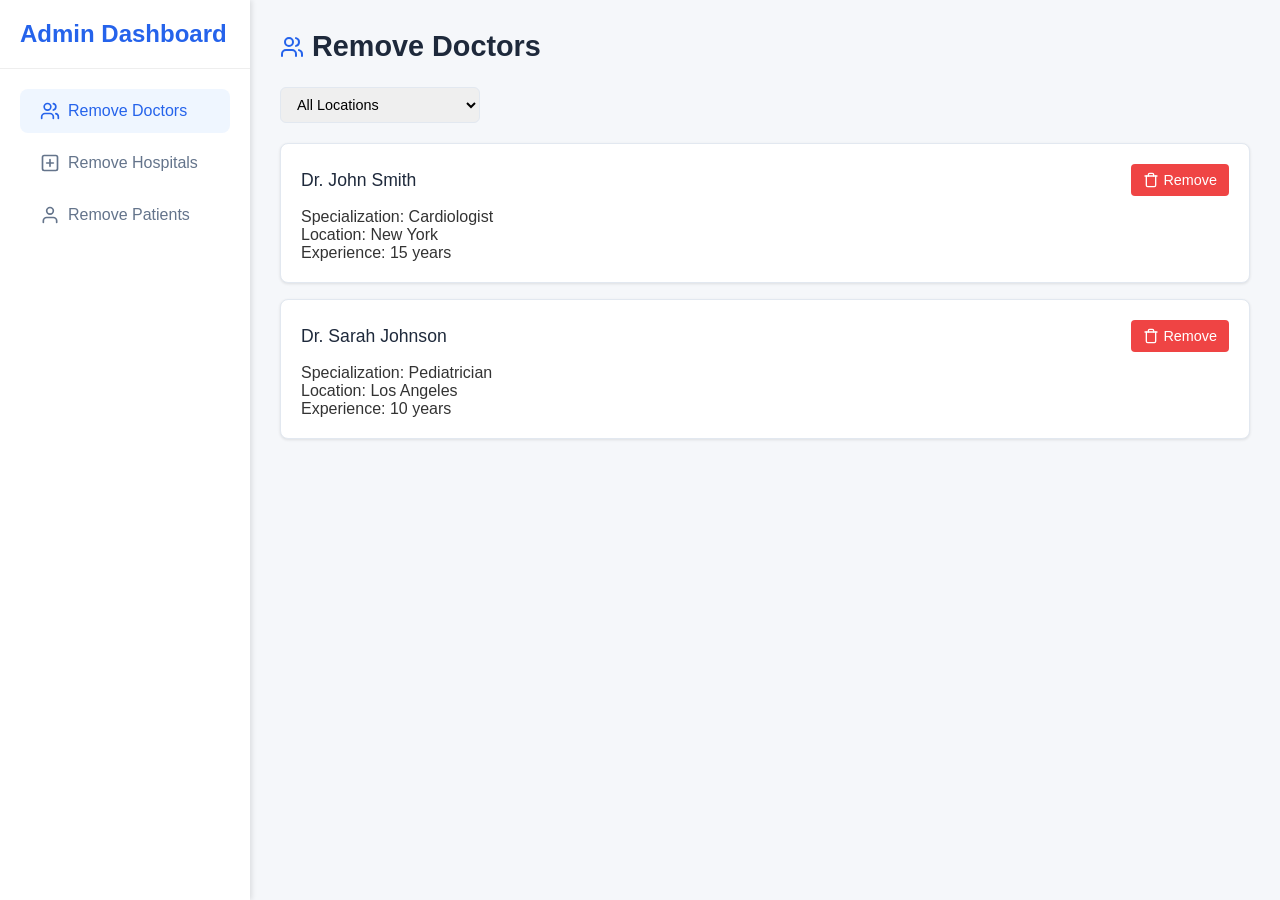
<file: Admin/index.html>
<!DOCTYPE html>
<html lang="en">
<head>
    <meta charset="UTF-8">
    <meta name="viewport" content="width=device-width, initial-scale=1.0">
    <title>Doctor Channeling Admin Dashboard</title>
  <link rel="stylesheet" href="remove style.css">
</head>
<body>
    <div class="dashboard">
        <aside class="sidebar">
            <div class="sidebar-header">
                <h1>Admin Dashboard</h1>
            </div>
            <nav class="sidebar-nav">
                <button class="nav-item active" data-section="doctors">
                    <svg xmlns="http://www.w3.org/2000/svg" viewBox="0 0 24 24" fill="none" stroke="currentColor" stroke-width="2" stroke-linecap="round" stroke-linejoin="round"><path d="M16 21v-2a4 4 0 0 0-4-4H6a4 4 0 0 0-4 4v2"/><circle cx="9" cy="7" r="4"/><path d="M22 21v-2a4 4 0 0 0-3-3.87"/><path d="M16 3.13a4 4 0 0 1 0 7.75"/></svg>
                    Remove Doctors
                </button>
                <button class="nav-item" data-section="hospitals">
                    <svg xmlns="http://www.w3.org/2000/svg" viewBox="0 0 24 24" fill="none" stroke="currentColor" stroke-width="2" stroke-linecap="round" stroke-linejoin="round"><path d="M19 3H5c-1.1 0-2 .9-2 2v14c0 1.1.9 2 2 2h14c1.1 0 2-.9 2-2V5c0-1.1-.9-2-2-2z"/><path d="M12 8v8"/><path d="M8 12h8"/></svg>
                    Remove Hospitals
                </button>
                <button class="nav-item" data-section="patients">
                    <svg xmlns="http://www.w3.org/2000/svg" viewBox="0 0 24 24" fill="none" stroke="currentColor" stroke-width="2" stroke-linecap="round" stroke-linejoin="round"><path d="M20 21v-2a4 4 0 0 0-4-4H8a4 4 0 0 0-4 4v2"/><circle cx="12" cy="7" r="4"/></svg>
                    Remove Patients
                </button>
            </nav>
        </aside>

        <main class="main-content">
            <!-- Doctors Section -->
            <section id="doctors" class="section active">
                <div class="section-header">
                    <h2>
                        <svg xmlns="http://www.w3.org/2000/svg" viewBox="0 0 24 24" fill="none" stroke="currentColor" stroke-width="2" stroke-linecap="round" stroke-linejoin="round"><path d="M16 21v-2a4 4 0 0 0-4-4H6a4 4 0 0 0-4 4v2"/><circle cx="9" cy="7" r="4"/><path d="M22 21v-2a4 4 0 0 0-3-3.87"/><path d="M16 3.13a4 4 0 0 1 0 7.75"/></svg>
                        Remove Doctors
                    </h2>
                </div>
                <div class="filters">
                    <select id="doctorLocationFilter">
                        <option value="">All Locations</option>
                        <option value="New York">New York</option>
                        <option value="Los Angeles">Los Angeles</option>
                        <option value="Chicago">Chicago</option>
                        <option value="Houston">Houston</option>
                    </select>
                </div>
                <div id="doctorsList" class="list"></div>
            </section>

            <!-- Hospitals Section -->
            <section id="hospitals" class="section">
                <div class="section-header">
                    <h2>
                        <svg xmlns="http://www.w3.org/2000/svg" viewBox="0 0 24 24" fill="none" stroke="currentColor" stroke-width="2" stroke-linecap="round" stroke-linejoin="round"><path d="M19 3H5c-1.1 0-2 .9-2 2v14c0 1.1.9 2 2 2h14c1.1 0 2-.9 2-2V5c0-1.1-.9-2-2-2z"/><path d="M12 8v8"/><path d="M8 12h8"/></svg>
                        Remove Hospitals
                    </h2>
                </div>
                <div class="filters">
                    <select id="hospitalLocationFilter">
                        <option value="">All Locations</option>
                        <option value="New York">New York</option>
                        <option value="Los Angeles">Los Angeles</option>
                        <option value="Chicago">Chicago</option>
                        <option value="Houston">Houston</option>
                    </select>
                </div>
                <div id="hospitalsList" class="list"></div>
            </section>

            <!-- Patients Section -->
            <section id="patients" class="section">
                <div class="section-header">
                    <h2>
                        <svg xmlns="http://www.w3.org/2000/svg" viewBox="0 0 24 24" fill="none" stroke="currentColor" stroke-width="2" stroke-linecap="round" stroke-linejoin="round"><path d="M20 21v-2a4 4 0 0 0-4-4H8a4 4 0 0 0-4 4v2"/><circle cx="12" cy="7" r="4"/></svg>
                        Remove Patients
                    </h2>
                </div>
                <div id="patientsList" class="list"></div>
            </section>
        </main>
    </div>

    <script src="remove.js"></script>
      
   
</body>
</html>
</file>
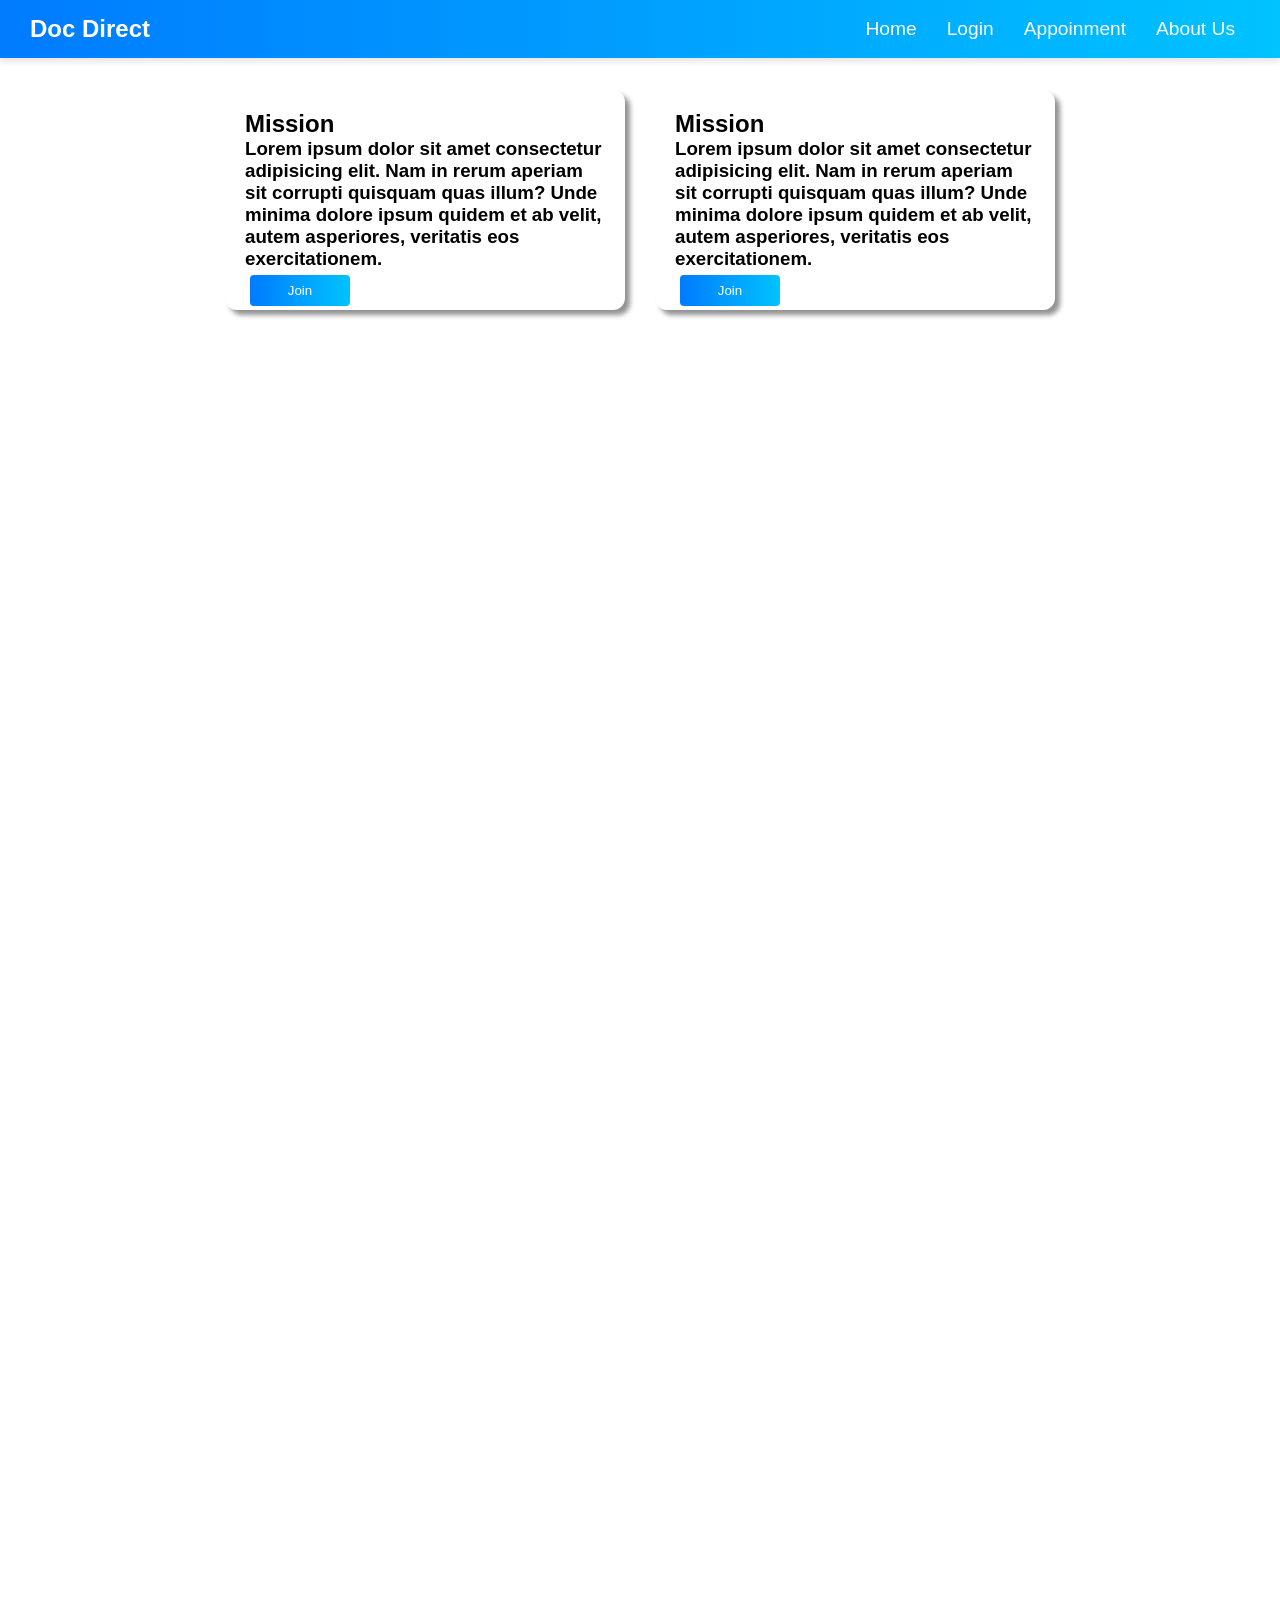
<file: Test/index.html>
<!DOCTYPE html>
<html lang="en">
<head>
    <meta charset="UTF-8">
    <meta name="viewport" content="width=device-width, initial-scale=1.0">
    <link rel="stylesheet" href="styles.css">
    <title>Home</title>
</head>
<body>
    <nav class="navbar">
        <div class="logo">Doc Direct</div>
        <ul class="nav-links">
            <li><a href="land_index.php">Home</a></li>
            <li><a href="land_log_index.html">Login</a></li>
            <li><a href="appoinment.php">Appoinment</a></li>
            <li><a href="#">About Us</a></li>
        </ul>
    </nav>

    <section id="test">
    <div class="miss">
    <h2>Mission</h2>
    <h3>Lorem ipsum dolor sit amet consectetur adipisicing elit. 
        Nam in rerum aperiam sit corrupti quisquam quas illum? 
        Unde minima dolore ipsum quidem et ab velit, 
        autem asperiores, veritatis eos exercitationem.</h3>
        <button class="login" style="vertical-align:middle"> <span>Join</span> </button>
    </div>
    <div class="miss">
    <h2>Mission</h2>
    <h3>Lorem ipsum dolor sit amet consectetur adipisicing elit. 
        Nam in rerum aperiam sit corrupti quisquam quas illum? 
        Unde minima dolore ipsum quidem et ab velit, 
        autem asperiores, veritatis eos exercitationem.</h3>
        <button class="login" style="vertical-align:middle"> <span>Join</span> </button>
   </div>
   </section>
</body>
</html>
</file>
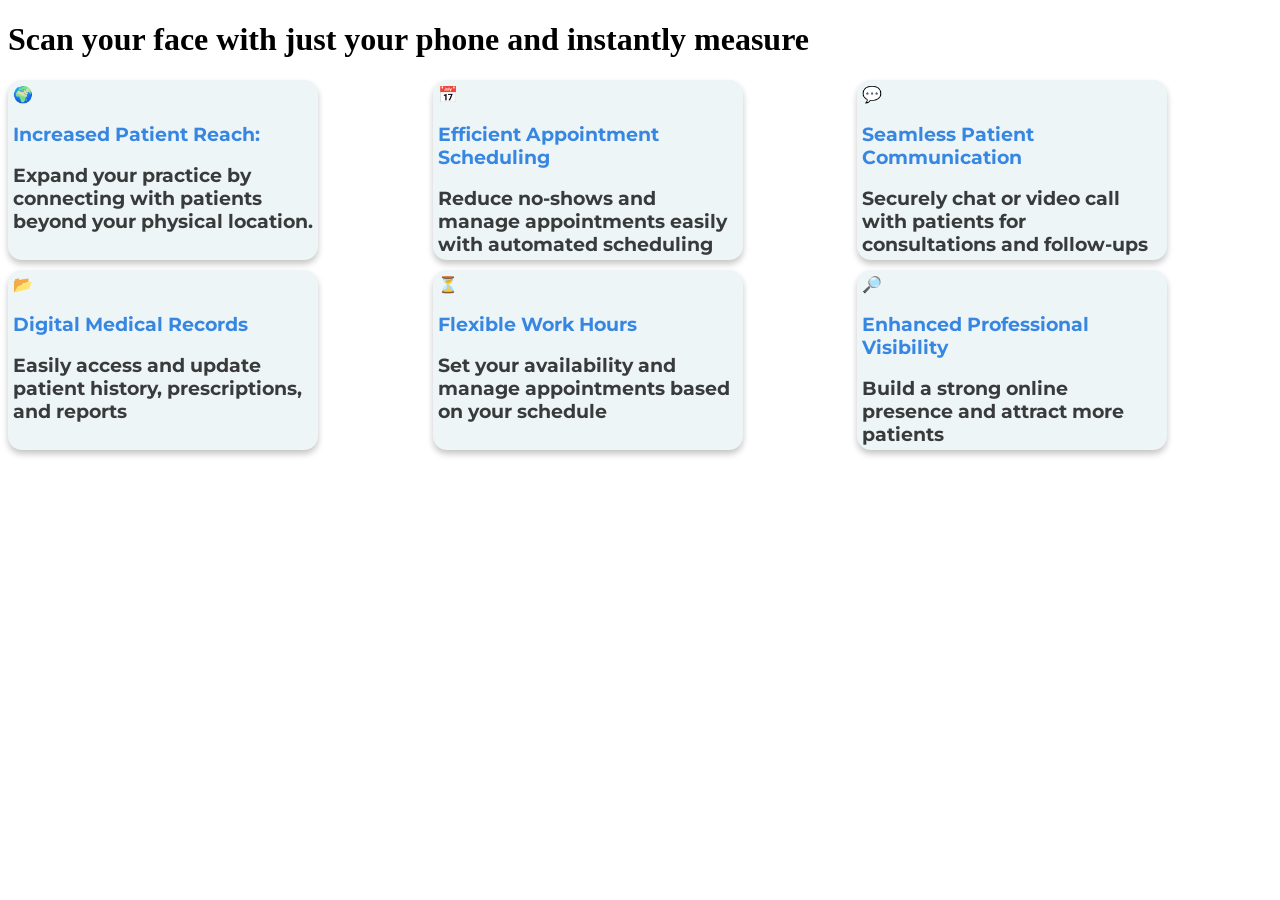
<file: Landing_page/home.html>
<!DOCTYPE html>
<html lang="en">
<head>
    <meta charset="UTF-8">
    <meta name="viewport" content="width=device-width, initial-scale=1.0">
    <title>Face Scan Application</title>
    <link rel="stylesheet" href="home.css">
    <link rel="preconnect" href="https://fonts.googleapis.com">
    <link rel="preconnect" href="https://fonts.gstatic.com" crossorigin>
    <link href="https://fonts.googleapis.com/css2?family=Montserrat:ital,wght@0,100..900;1,100..900&display=swap" rel="stylesheet">
</head>
<body>
    <header>
        <h1>Scan your face with just your phone and instantly measure</h1>
    </header>

    <div class="parent">
        <div class="list">
            🌍 
        <h3 class="h1">Increased Patient Reach:</h3> 
        <h3 class="h2">Expand your practice by connecting with patients beyond your physical location.</h3>
        </div>
    <div class="list">
        📅
        <h3 class="h1">Efficient Appointment Scheduling</h3>
        <h3 class="h2">Reduce no-shows and manage appointments easily with automated scheduling</h3>
    </div>
    <div class="list">
        💬
        <h3 class="h1">Seamless Patient Communication</h3>
        <h3 class="h2">Securely chat or video call with patients for consultations and follow-ups</h3>
    </div>
    <div class="list">
        📂
        <h3 class="h1">Digital Medical Records</h3>
        <h3 class="h2">Easily access and update patient history, prescriptions, and reports</h3>
    </div>
    <div class="list">
        ⏳
        <h3 class="h1">Flexible Work Hours</h3>
        <h3 class="h2">Set your availability and manage appointments based on your schedule</h3>
    </div>
    <div class="list">
        🔎
        <h3 class="h1">Enhanced Professional Visibility</h3>
        <h3 class="h2">Build a strong online presence and attract more patients</h3>
    </div>
</div>


</body>
</html>
</file>
<file: Admin/remove style.css>
* {
    margin: 0;
    padding: 0;
    box-sizing: border-box;
}

body {
    font-family: -apple-system, BlinkMacSystemFont, 'Segoe UI', Roboto, Oxygen, Ubuntu, Cantarell, sans-serif;
    background-color: #f5f7fa;
    color: #333;
}

.dashboard {
    display: flex;
    min-height: 100vh;
}

.sidebar {
    width: 250px;
    background-color: #fff;
    box-shadow: 2px 0 5px rgba(0, 0, 0, 0.1);
    padding: 20px 0;
}

.sidebar-header {
    padding: 0 20px 20px;
    border-bottom: 1px solid #eee;
}

.sidebar-header h1 {
    font-size: 1.5rem;
    color: #2563eb;
}

.sidebar-nav {
    padding: 20px;
}

.nav-item {
    width: 100%;
    padding: 12px 20px;
    margin-bottom: 8px;
    border: none;
    border-radius: 8px;
    background: none;
    text-align: left;
    font-size: 1rem;
    cursor: pointer;
    transition: all 0.2s;
    color: #64748b;
    display: flex;
    align-items: center;
    gap: 8px;
}

.nav-item:hover {
    background-color: #f1f5f9;
}

.nav-item.active {
    background-color: #eff6ff;
    color: #2563eb;
    font-weight: 500;
}

.nav-item svg {
    width: 20px;
    height: 20px;
}

.main-content {
    flex: 1;
    padding: 30px;
}

.section {
    display: none;
}

.section.active {
    display: block;
}

.section-header {
    display: flex;
    justify-content: space-between;
    align-items: center;
    margin-bottom: 24px;
}

.section-header h2 {
    font-size: 1.8rem;
    color: #1e293b;
    display: flex;
    align-items: center;
    gap: 8px;
}

.section-header h2 svg {
    width: 24px;
    height: 24px;
    color: #2563eb;
}

.remove-btn {
    background-color: #ef4444;
    color: white;
    border: none;
    padding: 10px 20px;
    border-radius: 6px;
    cursor: pointer;
    font-weight: 500;
    transition: background-color 0.2s;
    display: flex;
    align-items: center;
    gap: 8px;
}

.remove-btn:hover {
    background-color: #dc2626;
}

.remove-btn svg {
    width: 18px;
    height: 18px;
}

.filters {
    margin-bottom: 20px;
}

.filters select {
    padding: 8px 12px;
    border: 1px solid #e2e8f0;
    border-radius: 6px;
    font-size: 0.9rem;
    min-width: 200px;
}

.list {
    display: grid;
    gap: 16px;
}

.list-item {
    background-color: white;
    padding: 20px;
    border-radius: 8px;
    box-shadow: 0 1px 3px rgba(0, 0, 0, 0.1);
    position: relative;
    border: 1px solid #e2e8f0;
    transition: all 0.2s;
}

.list-item:hover {
    border-color: #ef4444;
    box-shadow: 0 2px 4px rgba(239, 68, 68, 0.1);
}

.list-item-header {
    display: flex;
    justify-content: space-between;
    align-items: center;
    margin-bottom: 12px;
}

.list-item-title {
    font-size: 1.1rem;
    font-weight: 500;
    color: #1e293b;
}

.list-item-actions {
    display: flex;
    gap: 8px;
}

.delete-btn {
    background-color: #ef4444;
    color: white;
    border: none;
    padding: 8px 12px;
    border-radius: 4px;
    cursor: pointer;
    display: flex;
    align-items: center;
    gap: 4px;
    font-size: 0.9rem;
}

.delete-btn:hover {
    background-color: #dc2626;
}

.delete-btn svg {
    width: 16px;
    height: 16px;
}

.empty-state {
    text-align: center;
    padding: 40px;
    color: #64748b;
}

.empty-state svg {
    width: 48px;
    height: 48px;
    margin-bottom: 16px;
    color: #94a3b8;
}

.empty-state p {
    font-size: 1.1rem;
    margin-bottom: 8px;
}

.empty-state span {
    font-size: 0.9rem;
}
</file>
<file: Test/styles.css>
* {
  margin: 0;
  padding: 0;
  box-sizing: border-box;
  font-family: Arial, sans-serif;
}

body {
  background-color: #ffffff;
  height: 200vh; /* Just to show scrolling effect */
  padding-top: 80px; /* Space for fixed navbar */
}

.navbar {
  display: flex;
  justify-content: space-between;
  align-items: center;
  padding: 15px 30px;
  background: linear-gradient(90deg, #007bff, #00c3ff);
  box-shadow: 0 4px 6px rgba(0, 0, 0, 0.1);
  transition: all 0.3s ease-in-out;
  position: fixed;
  width: 100%;
  top: 0;
  z-index: 1000;
}

.navbar.scrolled {
  background: rgba(0, 123, 255, 0.8);
  box-shadow: 0 4px 10px rgba(0, 0, 0, 0.2);
}

.logo {
  font-size: 1.5rem;
  font-weight: bold;
  color: white;
}

.nav-links {
  list-style: none;
  display: flex;
}

.nav-links li {
  margin: 0 15px;
}

.nav-links a {
  text-decoration: none;
  font-size: 1.2rem;
  color: white;
  transition: color 0.3s ease-in-out, transform 0.3s;
}

.nav-links a:hover {
  color: #ffeb3b;
  transform: scale(1.1);
}
#test{
    display: flex;
    justify-content: center;
    gap: 10px;
}

.miss{
    width:400px;
    height: 220px;
    padding: 20px;
    margin: 10px;
    border: none;
    border-radius: 12px;
    box-shadow: 5px 5px 5px rgba(0, 0, 0, 0.432);

}
.login {
    display: inline-block;
    border-radius: 4px;
    background: linear-gradient(90deg, #007bff, #00c3ff);
    border: none;
    color: #FFFFFF;
    text-align: center;
    padding: 8px;
    width: 100px;
    transition: all 0.5s;
    cursor: pointer;
    margin: 5px;
  }

.login span {
    cursor: pointer;
    display: inline-block;
    position: relative;
    transition: 0.5s;
  }
  
  .login span:after {
    content: '\00bb';
    position: absolute;
    opacity: 0;
    top: 0;
    right: -20px;
    transition: 0.5s;
  }
  
  .login:hover span {
    padding-right: 25px;
  }
  
  .login:hover span:after {
    opacity: 1;
    right: 0;
  }

  .login:hover{
    background-color: rgba(0, 132, 255, 0.596);
}
</file>
<file: Landing_page/home.css>
.parent {
    display: grid;
    grid-template-columns: repeat(3, 1fr);
    grid-template-rows: repeat(3, 5fr);
    gap: 10px;
}
    
.list {
    width: 300px;
    height: 170px;
    border: none;
    border-radius: 14px;
    padding: 5px;
    background-color: rgb(237, 245, 247);
    box-shadow: 0 4px 6px rgba(0, 0, 0, 0.226);
   
}

.list .h1{
    color: rgb(55, 135, 226);
    font-family: 'Montserrat', sans-serif;
}

.list .h2{
    color: rgba(0, 0, 0, 0.76);
    font-family: 'Montserrat', sans-serif;
}
</file>
